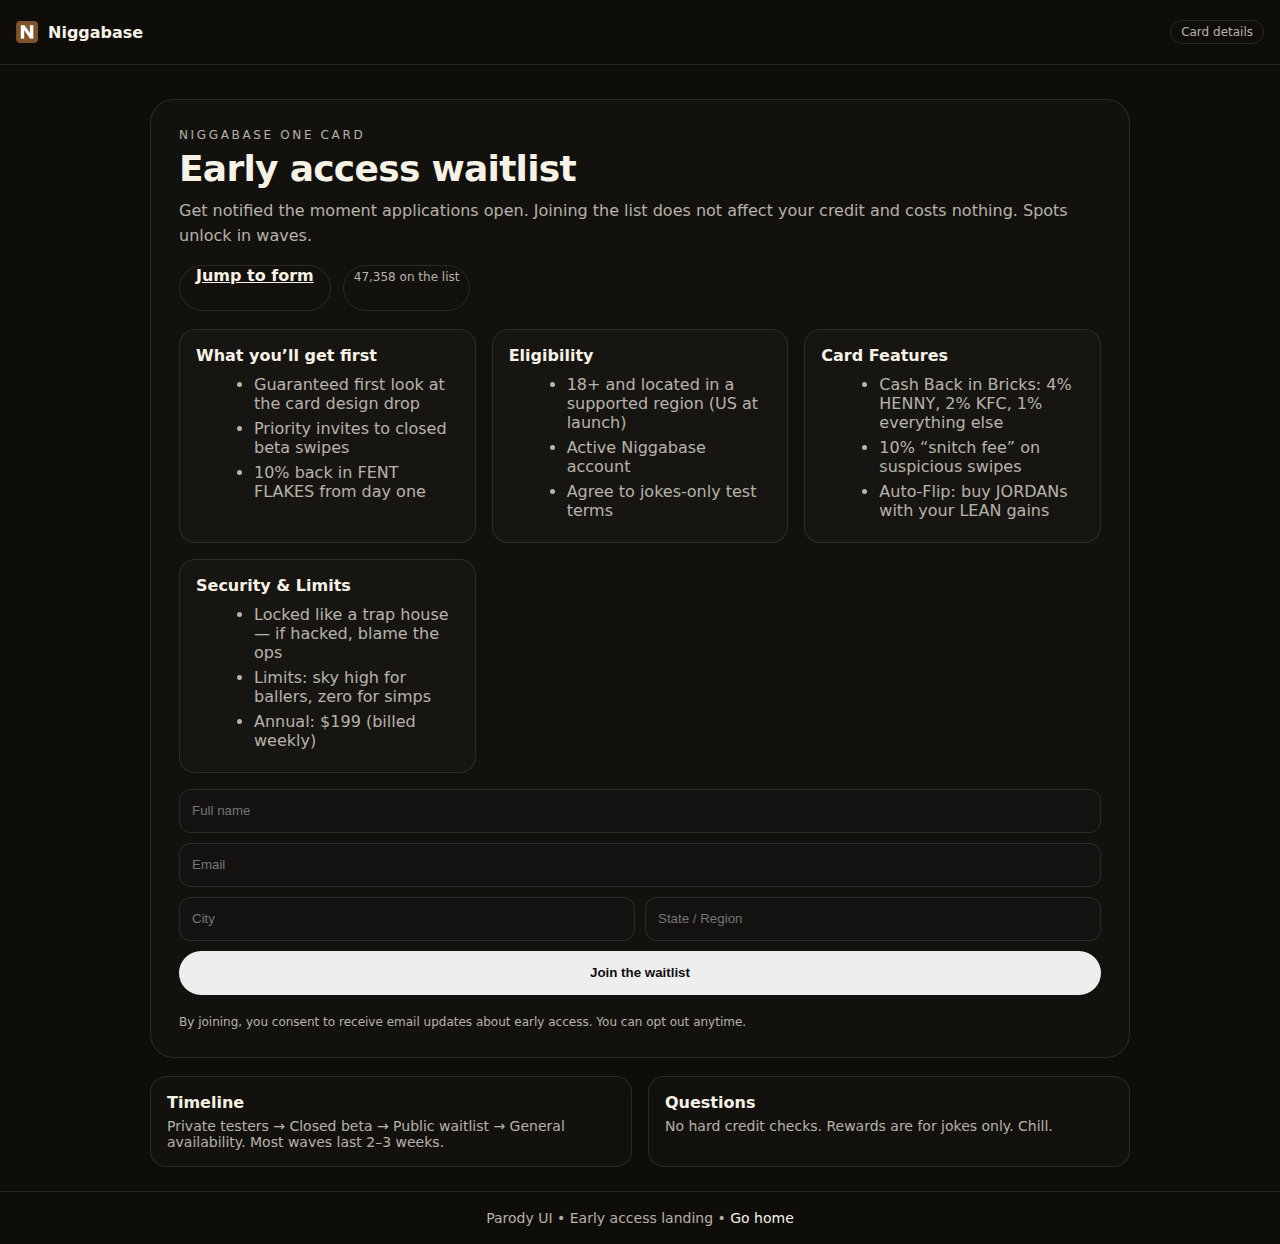
<file: early-access.html>
<!DOCTYPE html>
<html lang="en">
<head>
  <meta charset="utf-8">
  <meta name="viewport" content="width=device-width, initial-scale=1">
  <title>Early access · Niggabase Card</title>
  <style>
    :root{ --fg:#f6f2e6; --fg-weak:rgba(246,242,230,.72); --bg:#0f0d0a; --line:rgba(255,255,255,.10); --gold:#ffd76a; }
    html,body{height:100%}
    body{margin:0;background:var(--bg);color:var(--fg);font-family: ui-sans-serif,system-ui,Segoe UI,Inter,Arial}
    .wrap{min-height:100vh;display:flex;flex-direction:column}
    header{height:64px;display:flex;align-items:center;justify-content:space-between;padding:0 16px;border-bottom:1px solid var(--line)}
    header a{color:var(--fg);text-decoration:none}
    main{flex:1 1 auto}
    .container{max-width:980px;margin:0 auto;padding:24px}
    .hero{border:1px solid var(--line);border-radius:24px;padding:28px;background:rgba(255,255,255,.02);margin-top:10px}
    .kicker{font-size:12px;letter-spacing:.22em;text-transform:uppercase;color:var(--fg-weak)}
    h1{margin:6px 0 10px 0;font-size:36px;letter-spacing:-.02em}
    .lead{color:var(--fg-weak);line-height:1.55}
    .ctaRow{display:flex;gap:12px;flex-wrap:wrap;margin-top:16px}
    .solid{height:44px;padding:0 18px;border-radius:999px;background:#eee;color:#0e0e10;font-weight:700;border:0;cursor:pointer}
    .ghost{height:44px;padding:0 16px;border-radius:999px;border:1px solid var(--line);background:transparent;color:var(--fg);font-weight:600;cursor:pointer}
    .grid{display:grid;grid-template-columns:repeat(auto-fit,minmax(260px,1fr));gap:16px;margin-top:18px}
    .card{border:1px solid var(--line);border-radius:16px;padding:16px;background:rgba(255,255,255,.02)}
    .card h3{margin:0 0 6px;font-size:16px}
    .muted{color:var(--fg-weak);font-size:14px}
    .list{margin:10px 0 0 18px;color:var(--fg-weak)}
    .list li{margin:6px 0}
    .form{margin-top:16px;display:grid;grid-template-columns:1fr 1fr;gap:10px}
    .form input{height:42px;border-radius:12px;border:1px solid var(--line);background:#131211;color:var(--fg);padding:0 12px}
    .form .full{grid-column:1 / -1}
    .note{margin-top:10px;color:var(--fg-weak);font-size:12px}
    .success{margin-top:12px;padding:12px;border:1px solid var(--line);background:rgba(34,197,94,.1);border-radius:12px;display:none}
    footer{border-top:1px solid var(--line);padding:18px;text-align:center;color:var(--fg-weak);font-size:14px}
    .pill{display:inline-block;padding:4px 10px;border-radius:999px;border:1px solid var(--line);font-size:12px;color:var(--fg-weak)}
    @media (max-width: 760px){ .grid{grid-template-columns:1fr} .form{grid-template-columns:1fr} }
  </style>
</head>
<body>
  <div class="wrap">
    <header>
      <a href="index.html" style="display:flex;align-items:center;gap:10px"><img src="assets/niggabase%20logo.png" alt="Niggabase" style="width:22px;height:22px;object-fit:contain"><strong>Niggabase</strong></a>
      <a href="credit-card.html" class="pill">Card details</a>
    </header>
    <main>
      <div class="container">
        <section class="hero">
          <div class="kicker">Niggabase One Card</div>
          <h1>Early access waitlist</h1>
          <div class="lead">Get notified the moment applications open. Joining the list does not affect your credit and costs nothing. Spots unlock in waves.</div>
          <div class="ctaRow">
            <a href="#apply" class="ghost">Jump to form</a>
            <span class="pill" id="wlCount">47,231 on the list</span>
          </div>
          <div class="grid">
            <div class="card">
              <h3>What you’ll get first</h3>
              <ul class="list">
                <li>Guaranteed first look at the card design drop</li>
                <li>Priority invites to closed beta swipes</li>
                <li>10% back in FENT FLAKES from day one</li>
              </ul>
            </div>
            <div class="card">
              <h3>Eligibility</h3>
              <ul class="list">
                <li>18+ and located in a supported region (US at launch)</li>
                <li>Active Niggabase account</li>
                <li>Agree to jokes‑only test terms</li>
              </ul>
            </div>
            <div class="card">
              <h3>Card Features</h3>
              <ul class="list">
                <li>Cash Back in Bricks: 4% HENNY, 2% KFC, 1% everything else</li>
                <li>10% “snitch fee” on suspicious swipes</li>
                <li>Auto‑Flip: buy JORDANs with your LEAN gains</li>
              </ul>
            </div>
            <div class="card">
              <h3>Security & Limits</h3>
              <ul class="list">
                <li>Locked like a trap house — if hacked, blame the ops</li>
                <li>Limits: sky high for ballers, zero for simps</li>
                <li>Annual: $199 (billed weekly)</li>
              </ul>
            </div>
          </div>

          <form id="apply" class="form">
            <input id="name" placeholder="Full name" autocomplete="name" class="full">
            <input id="email" type="email" placeholder="Email" autocomplete="email" class="full">
            <input id="city" placeholder="City">
            <input id="region" placeholder="State / Region">
            <button id="joinBtn" type="button" class="solid full">Join the waitlist</button>
            <div class="note full">By joining, you consent to receive email updates about early access. You can opt out anytime.</div>
          </form>
          <div id="done" class="success">You’re locked in. We’ll email you when the next wave opens. Coming soon.</div>
        </section>

        <!-- Timeline / Questions -->
        <section class="grid" style="margin-top:18px">
          <div class="card">
            <h3>Timeline</h3>
            <div class="muted">Private testers → Closed beta → Public waitlist → General availability. Most waves last 2–3 weeks.</div>
          </div>
          <div class="card">
            <h3>Questions</h3>
            <div class="muted">No hard credit checks. Rewards are for jokes only. Chill.</div>
          </div>
        </section>
      </div>
    </main>
    <footer>Parody UI • Early access landing • <a href="niggabase.html" style="color:var(--fg);text-decoration:none">Go home</a></footer>
  </div>

  <script>
    // fake live counter
    (function(){
      const el=document.getElementById('wlCount'); if(!el) return;
      let n=47231 + Math.floor(Math.random()*280);
      el.textContent = n.toLocaleString() + ' on the list';
      setInterval(()=>{ n+= Math.random()>.6 ? 3 : 1; el.textContent = n.toLocaleString() + ' on the list'; }, 4000);
    })();
    // join handler
    (function(){
      const key='nb.card.waitlist';
      document.getElementById('joinBtn').addEventListener('click',()=>{
        const name=(document.getElementById('name').value||'').trim();
        const email=(document.getElementById('email').value||'').trim();
        if(!email){ alert('Enter at least an email.'); return; }
        const city=(document.getElementById('city').value||'').trim();
        const region=(document.getElementById('region').value||'').trim();
        const entry={ name, email, city, region, ts: Date.now() };
        try{ const arr=JSON.parse(localStorage.getItem(key)||'[]'); arr.push(entry); localStorage.setItem(key, JSON.stringify(arr)); }catch(_){ localStorage.setItem(key, JSON.stringify([entry])); }
        document.getElementById('done').style.display='block';
        document.getElementById('joinBtn').disabled=true;
      });
    })();
  </script>
</body>
</html>
</file>
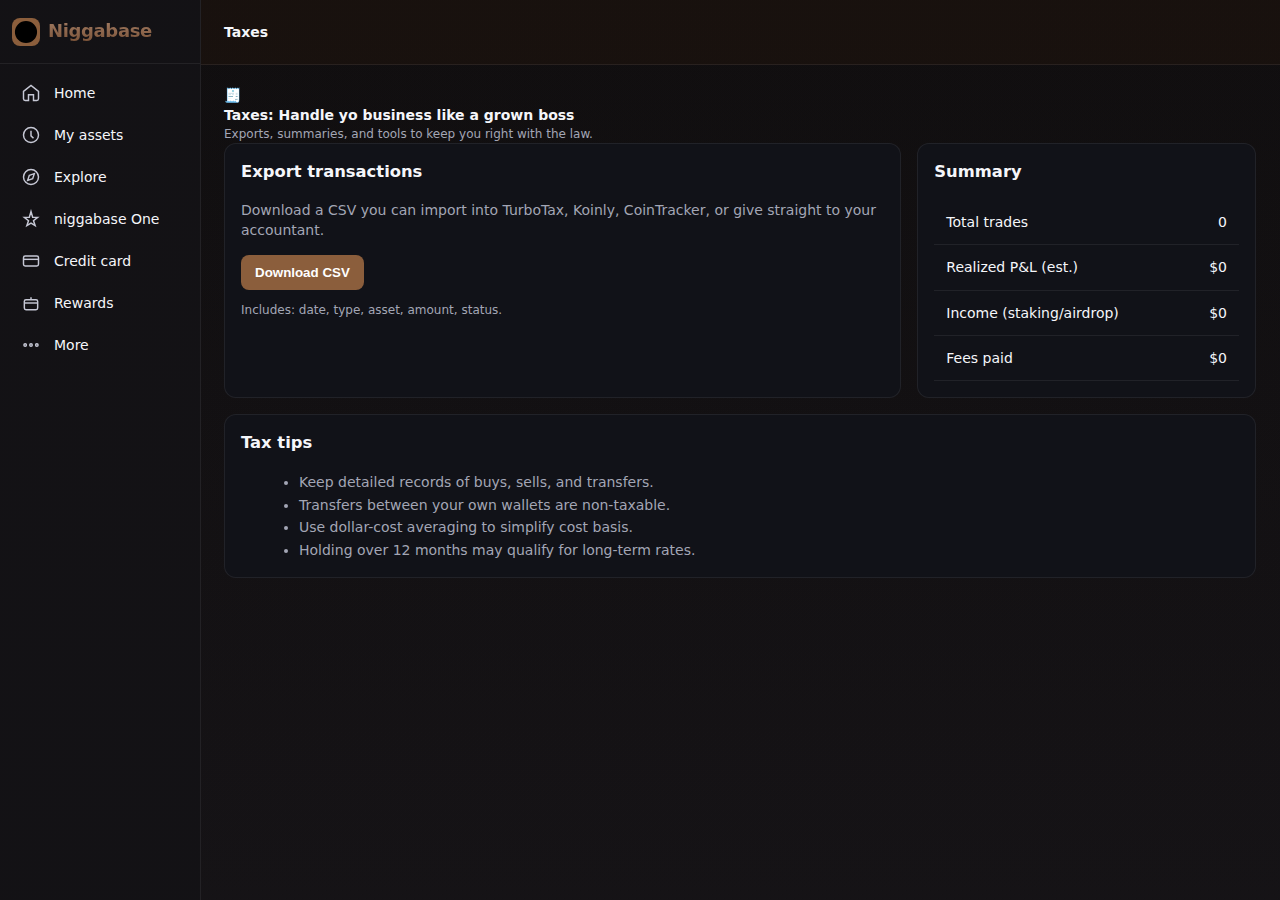
<file: taxes.html>
<!DOCTYPE html>
<html lang="en">
<head>
  <meta charset="utf-8"><meta name="viewport" content="width=device-width, initial-scale=1">
  <title>Taxes · niggabase</title>
  <style>
    :root{--brown-0:#FCF5F0;--brown-10:#E3D1C0;--brown-40:#A37E66;--brown-50:#8B5E3C;--brown-60:#784F33;--bg:#0B0B0E;--panel:#111218;--muted:#A3A6B5;--text:#F5F6FA;--border:1px solid rgba(255,255,255,.07)}
    html,body{height:100%}
    body{margin:0;background:linear-gradient(0deg,rgba(139,94,60,.05),rgba(139,94,60,.05)),linear-gradient(180deg,#0A0A0D 0%,#0F0F14 100%);color:var(--text);font:400 14px/1.45 Inter,ui-sans-serif,system-ui,-apple-system,Segoe UI,Roboto,"Helvetica Neue",Arial}
    .app{display:grid;grid-template-columns:200px 1fr;min-height:100vh}
    .side{background:linear-gradient(0deg,rgba(139,94,60,.05),rgba(139,94,60,.05)),#0D0E13;border-right:var(--border);display:flex;flex-direction:column;position:sticky;top:0;height:100vh;width:200px}
    .side .logo{height:64px;display:flex;align-items:center;justify-content:flex-start;padding:0 12px;border-bottom:var(--border);box-sizing:border-box}
    .cmark{width:28px;height:28px;border-radius:8px;background:var(--brown-50);display:grid;place-items:center}
    .nav{padding:8px}
    .nav a{display:flex;align-items:center;gap:12px;padding:10px 12px;border-radius:12px;color:var(--text);text-decoration:none}
    .nav a:hover{background:rgba(139,94,60,.08)}
    .nav .ico{display:inline-flex;align-items:center;justify-content:center;width:22px;height:22px}
    .nav .ico svg{width:20px;height:20px;stroke:#C6C8D5;stroke-width:1.75;fill:none}
    .topbar{height:64px;display:flex;align-items:center;gap:12px;padding:0 24px;border-bottom:var(--border);background:linear-gradient(0deg,rgba(139,94,60,.05),rgba(139,94,60,.05)),rgba(20,14,10,.6)}
    .content{padding:20px 24px}
    .card{background:#111218;border:var(--border);border-radius:12px}
    .card.pad{padding:16px}
    .grid-2{display:grid;grid-template-columns:2fr 1fr;gap:16px}
    .btn{border:0;border-radius:8px;padding:10px 14px;font-weight:600;cursor:pointer}
    .btn-primary{background:var(--brown-50);color:#fff}
    table{width:100%;border-collapse:separate;border-spacing:0}
    th,td{padding:12px;border-bottom:var(--border)}
    th{color:#A7A9B6;text-transform:uppercase;letter-spacing:.04em;font-size:10px}
  </style>
  <script>
    document.addEventListener('DOMContentLoaded', () => {
      document.body.innerHTML = `
        <div class="app">
          <aside class="side">
            <div class="logo"><div class="cmark"></div><div class="brand" style="margin-left:8px;font-weight:900;font-size:18px;letter-spacing:-0.02em;background:linear-gradient(180deg,#A37E66,#784F33);-webkit-background-clip:text;color:transparent">Niggabase</div></div>
            <nav class="nav">
              <a href="brownbase-dashboard.html"><span class="ico"><svg viewBox="0 0 24 24"><path d="M3 10l9-7 9 7v9a2 2 0 0 1-2 2h-4v-7H9v7H5a2 2 0 0 1-2-2z"/></svg></span><span>Home</span></a>
              <a href="assets.html"><span class="ico"><svg viewBox="0 0 24 24"><circle cx="12" cy="12" r="9"/><path d="M12 7v6l3 3"/></svg></span><span>My assets</span></a>
              <a href="transactions.html"><span class="ico"><svg viewBox="0 0 24 24"><path d="M7 7h10"/><path d="M7 7l3-3"/><path d="M17 17H7"/><path d="M17 17l-3 3"/></svg></span><span>Transactions</span></a>
              <a href="explore.html"><span class="ico"><svg viewBox="0 0 24 24"><circle cx="12" cy="12" r="9"/><path d="M10 10l6-2-2 6-6 2 2-6z"/></svg></span><span>Explore</span></a>
              <a href="derivatives.html"><span class="ico"><svg viewBox="0 0 24 24"><path d="M7 12h10"/><path d="M12 7v10"/></svg></span><span>Derivatives</span></a>
              <a href="taxes.html" style="background:rgba(139,94,60,.18)"><span class="ico"><svg viewBox="0 0 24 24"><rect x="6" y="4" width="12" height="16" rx="2"/><path d="M9 9h6"/><path d="M9 13h6"/></svg></span><span>Taxes</span></a>
              <a href="one.html"><span class="ico"><svg viewBox="0 0 24 24"><path d="M12 17l-5 3 2-6-5-4 6-.2L12 3l2 6.8 6 .2-5 4 2 6z"/></svg></span><span>niggabase One</span></a>
              <a href="credit-card.html"><span class="ico"><svg viewBox="0 0 24 24"><rect x="3" y="6" width="18" height="12" rx="2"/><path d="M3 10h18"/></svg></span><span>Credit card</span></a>
              <a href="invite.html"><span class="ico"><svg viewBox="0 0 24 24"><circle cx="12" cy="8" r="3"/><path d="M4 19a8 8 0 0 1 16 0"/><path d="M18 8h3"/><path d="M20.5 9.5v-3"/></svg></span><span>Invite friends</span></a>
              <a href="debit-card.html"><span class="ico"><svg viewBox="0 0 24 24"><rect x="3" y="6" width="18" height="12" rx="2"/><path d="M7 14h4"/><path d="M5 10h14"/></svg></span><span>Debit card</span></a>
              <a href="rewards.html"><span class="ico"><svg viewBox="0 0 24 24"><rect x="4" y="8" width="16" height="12" rx="2"/><path d="M4 12h16"/><path d="M12 8V5"/></svg></span><span>Rewards</span></a>
              <a href="more.html"><span class="ico"><svg viewBox="0 0 24 24"><circle cx="5" cy="12" r="1.5"/><circle cx="12" cy="12" r="1.5"/><circle cx="19" cy="12" r="1.5"/></svg></span><span>More</span></a>
            </nav>
          </aside>
          <section class="main">
            <div class="topbar"><strong>Taxes</strong><div style="flex:1"></div></div>
            <div class="content">
              <div class="card pad">
                <h3 style="margin-top:0">Export transactions</h3>
                <p style="color:var(--muted)">Download a CSV you can import into TurboTax, Koinly, CoinTracker, or give straight to your accountant.</p>
                <button class="btn btn-primary" id="export">Download CSV</button>
                <div style="margin-top:12px;color:var(--muted);font-size:12px">Includes: date, type, asset, amount, status.</div>
              </div>
              <div class="card pad" style="margin-top:16px">
                <h3 style="margin-top:0">Summary</h3>
                <table>
                  <tbody>
                    <tr><td>Total trades</td><td id="sum-trades" style="text-align:right">0</td></tr>
                    <tr><td>Realized P&L (est.)</td><td id="sum-pnl" style="text-align:right">$0</td></tr>
                    <tr><td>Income (staking/airdrop)</td><td id="sum-income" style="text-align:right">$0</td></tr>
                    <tr><td>Fees paid</td><td id="sum-fees" style="text-align:right">$0</td></tr>
                  </tbody>
                </table>
              </div>
              <div class="card pad" style="margin-top:16px">
                <h3 style="margin-top:0">Tax tips</h3>
                <ul style="margin:0 0 0 18px;line-height:1.6;color:var(--muted)">
                  <li>Keep detailed records of buys, sells, and transfers.</li>
                  <li>Transfers between your own wallets are non-taxable.</li>
                  <li>Use dollar-cost averaging to simplify cost basis.</li>
                  <li>Holding over 12 months may qualify for long-term rates.</li>
                </ul>
              </div>
            </div>
          </section>
        </div>`;

      const rows = JSON.parse(localStorage.getItem('bb-txns')||'[]');
      document.getElementById('export').onclick=()=>{
        const csv=['date,type,asset,amount,status',...rows.map(r=>`${r.date},${r.type},${r.asset},${r.amount},${r.status}`)].join('\n');
        const blob=new Blob([csv],{type:'text/csv'}); const a=document.createElement('a'); a.href=URL.createObjectURL(blob); a.download='transactions.csv'; a.click(); URL.revokeObjectURL(a.href);
      };
      const sum={trades:rows.length,pnl:0,income:0,fees:Math.max(0,rows.length*0.5)};
      document.getElementById('sum-trades').textContent=sum.trades;
      document.getElementById('sum-pnl').textContent=`$${sum.pnl.toLocaleString(undefined,{maximumFractionDigits:2})}`;
      document.getElementById('sum-income').textContent=`$${sum.income.toLocaleString(undefined,{maximumFractionDigits:2})}`;
      document.getElementById('sum-fees').textContent=`$${sum.fees.toLocaleString(undefined,{maximumFractionDigits:2})}`;
    });
  </script>
</head>
<body></body>
</html>
<!DOCTYPE html>
<html lang="en">
<head>
  <meta charset="utf-8"><meta name="viewport" content="width=device-width, initial-scale=1">
  <title>Taxes · niggabase</title>
  <style>
    :root{
      --brown-0:#FCF5F0; --brown-10:#E3D1C0; --brown-20:#C8AD95; --brown-30:#B6957D; --brown-40:#A37E66; --brown-50:#8B5E3C; --brown-60:#784F33; --brown-70:#61402A; --brown-80:#503524; --brown-90:#3C291C; --brown-100:#281C12;
      --bg:#0B0B0E; --panel:#111218; --panel-2:#0E0F15; --muted:#A3A6B5; --text:#F5F6FA; --text-weak:#C8CAD6;
      --ok:#22C55E; --warn:#EAB308; --danger:#EF4444; --primary:var(--brown-50);
      --border:1px solid rgba(255,255,255,.07);
    }
    html,body{height:100%}
    body{margin:0;background:linear-gradient(0deg,rgba(139,94,60,.05),rgba(139,94,60,.05)),linear-gradient(180deg,#0A0A0D 0%,#0F0F14 100%);color:var(--text);font:400 14px/1.45 Inter,ui-sans-serif,system-ui,-apple-system,Segoe UI,Roboto,"Helvetica Neue",Arial}
    .app{display:grid;grid-template-columns:200px 1fr;min-height:100vh;zoom:1.15}
    .side{background:linear-gradient(0deg,rgba(139,94,60,.05),rgba(139,94,60,.05)),#0D0E13;border-right:var(--border);display:flex;flex-direction:column;position:sticky;top:0;height:100vh;width:200px}
    .side .logo{height:64px;display:flex;align-items:center;justify-content:flex-start;padding:0 12px;border-bottom:var(--border);box-sizing:border-box}
    .cmark{width:28px;height:28px;border-radius:8px;background:var(--primary);display:grid;place-items:center}
    .nav{padding:8px}
    .nav a{display:flex;align-items:center;gap:12px;padding:10px 12px;border-radius:12px;color:var(--text);text-decoration:none}
    .nav a:hover{background:rgba(139,94,60,.08)}
    .nav .label{display:block}
    .nav .ico{display:inline-flex;align-items:center;justify-content:center;width:22px;height:22px}
    .nav .ico svg{width:20px;height:20px;stroke:#C6C8D5;stroke-width:1.75;fill:none}
    .main{display:flex;flex-direction:column}
    .topbar{height:64px;display:flex;align-items:center;gap:12px;padding:0 24px;border-bottom:var(--border);background:linear-gradient(0deg,rgba(139,94,60,.05),rgba(139,94,60,.05)),rgba(20,14,10,.6);backdrop-filter:saturate(140%) blur(10px)}
    .content{padding:20px 24px}
    .card{background:#111218;border:var(--border);border-radius:12px}
    .card.pad{padding:16px}
    .banner{display:flex;align-items:center;gap:12px;padding:14px;border-radius:12px;background:linear-gradient(180deg,#14141D 0%,#0E0E14 100%);border:var(--border);margin-bottom:16px}
    .grid-2{display:grid;grid-template-columns:2fr 1fr;gap:16px}
    .field{margin:10px 0}
    .field input,.field select{width:100%;padding:10px;border-radius:8px;background:#0D0F16;border:var(--border);color:var(--text)}
    .btn{border:0;border-radius:8px;padding:10px 14px;font-weight:600;cursor:pointer}
    .btn-primary{background:var(--primary);color:#fff}
    table{width:100%;border-collapse:separate;border-spacing:0}
    th,td{padding:12px;border-bottom:var(--border)}
    th{color:#A7A9B6;text-transform:uppercase;letter-spacing:.04em;font-size:10px}
  </style>
  <script>
    document.addEventListener('DOMContentLoaded', () => {
      document.body.innerHTML = `
        <div class="app">
          <aside class="side">
            <div class="logo"><div class="cmark"><svg viewBox="0 0 24 24"><path d="M12 2.5a9.5 9.5 0 1 0 0 19 9.5 9.5 0 0 0 0-19Z"/></svg></div><div class="brand" style="margin-left:8px;font-weight:900;font-size:18px;letter-spacing:-0.02em;background:linear-gradient(180deg,#A37E66,#784F33);-webkit-background-clip:text;color:transparent">Niggabase</div></div>
            <nav class="nav">
              <a href="niggabase.html"><span class="ico"><svg viewBox="0 0 24 24"><path d="M3 10l9-7 9 7v9a2 2 0 0 1-2 2h-4v-7H9v7H5a2 2 0 0 1-2-2z"/></svg></span><span class="label">Home</span></a>
              <a href="assets.html"><span class="ico"><svg viewBox="0 0 24 24"><circle cx="12" cy="12" r="9"/><path d="M12 7v6l3 3"/></svg></span><span class="label">My assets</span></a>
              <a href="explore.html"><span class="ico"><svg viewBox="0 0 24 24"><circle cx="12" cy="12" r="9"/><path d="M10 10l6-2-2 6-6 2 2-6z"/></svg></span><span class="label">Explore</span></a>
              <a href="one.html"><span class="ico"><svg viewBox="0 0 24 24"><path d="M12 17l-5 3 2-6-5-4 6-.2L12 3l2 6.8 6 .2-5 4 2 6z"/></svg></span><span class="label">niggabase One</span></a>
              <a href="credit-card.html"><span class="ico"><svg viewBox="0 0 24 24"><rect x="3" y="6" width="18" height="12" rx="2"/><path d="M3 10h18"/></svg></span><span class="label">Credit card</span></a>
              <a href="rewards.html"><span class="ico"><svg viewBox="0 0 24 24"><rect x="4" y="8" width="16" height="12" rx="2"/><path d="M4 12h16"/><path d="M12 8V5"/></svg></span><span class="label">Rewards</span></a>
              <a href="more.html"><span class="ico"><svg viewBox="0 0 24 24"><circle cx="5" cy="12" r="1.5"/><circle cx="12" cy="12" r="1.5"/><circle cx="19" cy="12" r="1.5"/></svg></span><span class="label">More</span></a>
            </nav>
          </aside>
          <section class="main">
            <div class="topbar"><strong>Taxes</strong><div style="flex:1"></div></div>
            <div class="content">
              <div class="banner"><span>🧾</span><div><div style="font-weight:700">Taxes: Handle yo business like a grown boss</div><div style="color:#A3A6B5;font-size:12px">Exports, summaries, and tools to keep you right with the law.</div></div></div>
              <div class="grid-2">
                <div class="card pad">
                  <h3 style="margin-top:0">Export transactions</h3>
                  <p style="color:#A3A6B5">Download a CSV you can import into TurboTax, Koinly, CoinTracker, or give straight to your accountant.</p>
                  <button class="btn btn-primary" id="export">Download CSV</button>
                  <div style="margin-top:12px;color:#A3A6B5;font-size:12px">Includes: date, type, asset, amount, status.</div>
                </div>
                <div class="card pad">
                  <h3 style="margin-top:0">Summary</h3>
                  <table>
                    <tbody>
                      <tr><td>Total trades</td><td id="sum-trades" style="text-align:right">0</td></tr>
                      <tr><td>Realized P&L (est.)</td><td id="sum-pnl" style="text-align:right">$0</td></tr>
                      <tr><td>Income (staking/airdrop)</td><td id="sum-income" style="text-align:right">$0</td></tr>
                      <tr><td>Fees paid</td><td id="sum-fees" style="text-align:right">$0</td></tr>
                    </tbody>
                  </table>
                </div>
              </div>
              <div class="card pad" style="margin-top:16px">
                <h3 style="margin-top:0">Tax tips</h3>
                <ul style="margin:0 0 0 18px;line-height:1.6;color:#A3A6B5">
                  <li>Keep detailed records of buys, sells, and transfers.</li>
                  <li>Transfers between your own wallets are non-taxable.</li>
                  <li>Use dollar-cost averaging to simplify cost basis.</li>
                  <li>Holding over 12 months may qualify for long-term rates.</li>
                </ul>
              </div>
            </div>
          </section>
        </div>`;

      // Export logic
      const rows = JSON.parse(localStorage.getItem('bb-txns')||'[]');
      document.getElementById('export').onclick=()=>{
        const csv=['date,type,asset,amount,status',...rows.map(r=>`${r.date},${r.type},${r.asset},${r.amount},${r.status}`)].join('\n');
        const blob=new Blob([csv],{type:'text/csv'}); const a=document.createElement('a'); a.href=URL.createObjectURL(blob); a.download='transactions.csv'; a.click(); URL.revokeObjectURL(a.href);
      };

      // Summary
      const sum = {
        trades: rows.length,
        pnl: 0,
        income: 0,
        fees: Math.max(0, rows.length*0.5)
      };
      document.getElementById('sum-trades').textContent = sum.trades;
      document.getElementById('sum-pnl').textContent = `$${sum.pnl.toLocaleString(undefined,{maximumFractionDigits:2})}`;
      document.getElementById('sum-income').textContent = `$${sum.income.toLocaleString(undefined,{maximumFractionDigits:2})}`;
      document.getElementById('sum-fees').textContent = `$${sum.fees.toLocaleString(undefined,{maximumFractionDigits:2})}`;
    });
  </script>
</head>
<body></body>
</html>
</file>
